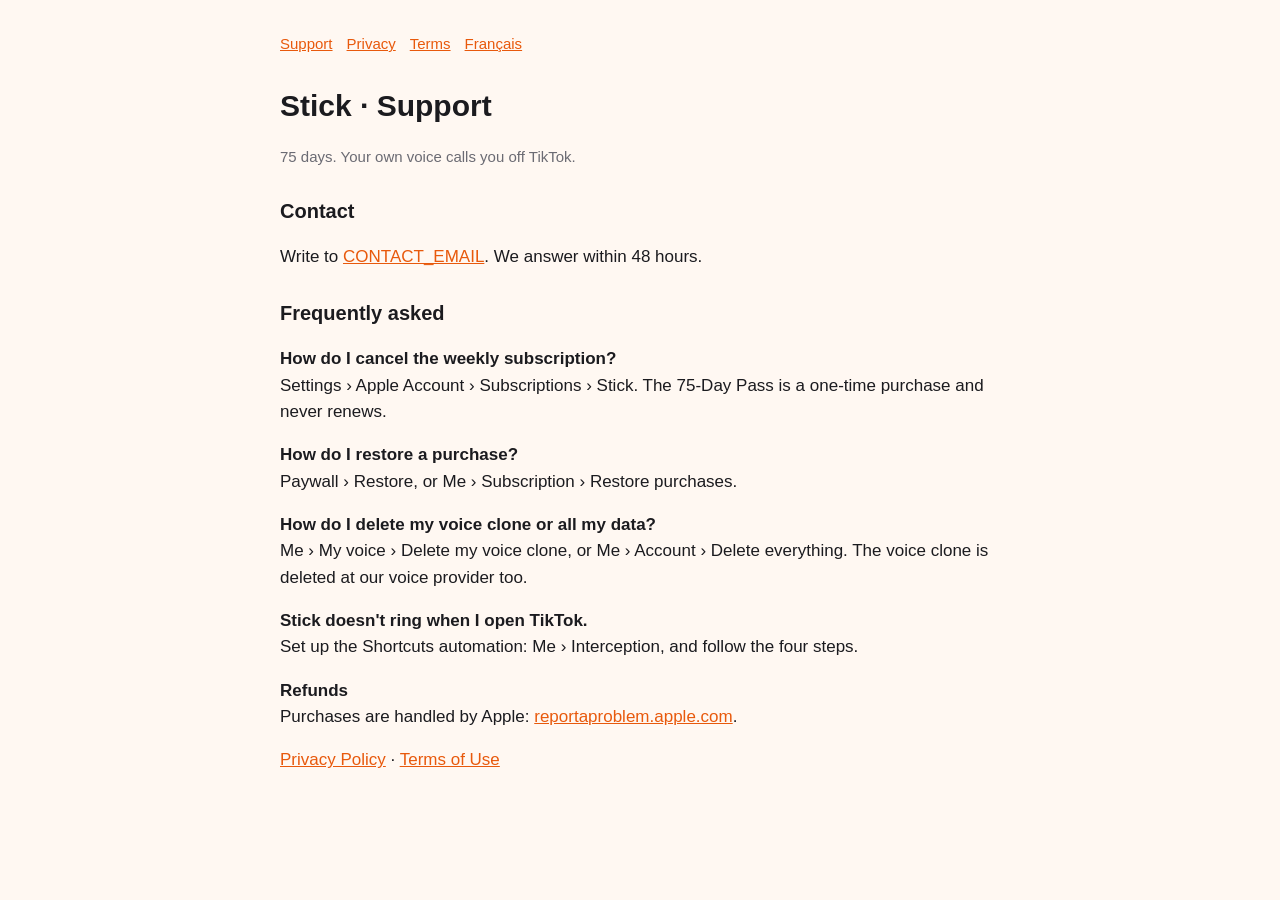
<file: docs/site/index.html>
<!doctype html>
<html lang="en"><head><meta charset="utf-8"><meta name="viewport" content="width=device-width,initial-scale=1">
<title>Stick · Support</title><link rel="stylesheet" href="style.css"></head>
<body><nav><a href="index.html">Support</a><a href="privacy.html">Privacy</a><a href="terms.html">Terms</a><a href="fr.html">Français</a></nav>
<h1>Stick · Support</h1>
<p class="muted">75 days. Your own voice calls you off TikTok.</p>
<h2>Contact</h2>
<p>Write to <a href="mailto:CONTACT_EMAIL">CONTACT_EMAIL</a>. We answer within 48 hours.</p>
<h2>Frequently asked</h2>
<p><strong>How do I cancel the weekly subscription?</strong><br>Settings › Apple Account › Subscriptions › Stick. The 75-Day Pass is a one-time purchase and never renews.</p>
<p><strong>How do I restore a purchase?</strong><br>Paywall › Restore, or Me › Subscription › Restore purchases.</p>
<p><strong>How do I delete my voice clone or all my data?</strong><br>Me › My voice › Delete my voice clone, or Me › Account › Delete everything. The voice clone is deleted at our voice provider too.</p>
<p><strong>Stick doesn't ring when I open TikTok.</strong><br>Set up the Shortcuts automation: Me › Interception, and follow the four steps.</p>
<p><strong>Refunds</strong><br>Purchases are handled by Apple: <a href="https://reportaproblem.apple.com">reportaproblem.apple.com</a>.</p>
<p><a href="privacy.html">Privacy Policy</a> · <a href="terms.html">Terms of Use</a></p>
</body></html>
</file>
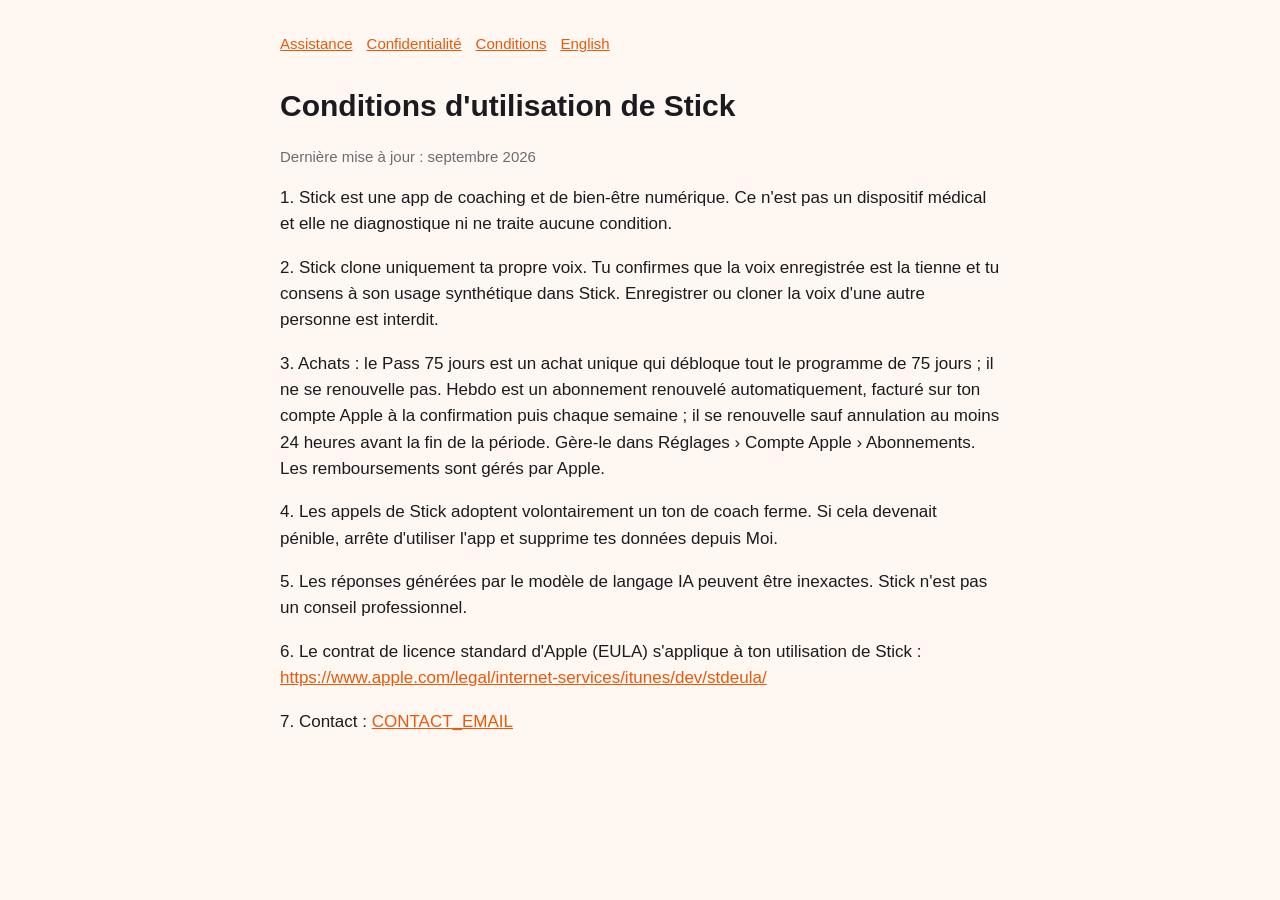
<file: docs/site/conditions.html>
<!doctype html>
<html lang="fr"><head><meta charset="utf-8"><meta name="viewport" content="width=device-width,initial-scale=1">
<title>Stick · Conditions d&#x27;utilisation</title><link rel="stylesheet" href="style.css"></head>
<body><nav><a href="fr.html">Assistance</a><a href="confidentialite.html">Confidentialité</a><a href="conditions.html">Conditions</a><a href="index.html">English</a></nav>
<h1>Conditions d&#x27;utilisation de Stick</h1>
<p class="muted">Dernière mise à jour : septembre 2026</p>
<p>1. Stick est une app de coaching et de bien-être numérique. Ce n&#x27;est pas un dispositif médical et elle ne diagnostique ni ne traite aucune condition.</p>
<p>2. Stick clone uniquement ta propre voix. Tu confirmes que la voix enregistrée est la tienne et tu consens à son usage synthétique dans Stick. Enregistrer ou cloner la voix d&#x27;une autre personne est interdit.</p>
<p>3. Achats : le Pass 75 jours est un achat unique qui débloque tout le programme de 75 jours ; il ne se renouvelle pas. Hebdo est un abonnement renouvelé automatiquement, facturé sur ton compte Apple à la confirmation puis chaque semaine ; il se renouvelle sauf annulation au moins 24 heures avant la fin de la période. Gère-le dans Réglages › Compte Apple › Abonnements. Les remboursements sont gérés par Apple.</p>
<p>4. Les appels de Stick adoptent volontairement un ton de coach ferme. Si cela devenait pénible, arrête d&#x27;utiliser l&#x27;app et supprime tes données depuis Moi.</p>
<p>5. Les réponses générées par le modèle de langage IA peuvent être inexactes. Stick n&#x27;est pas un conseil professionnel.</p>
<p>6. Le contrat de licence standard d&#x27;Apple (EULA) s&#x27;applique à ton utilisation de Stick : <a href="https://www.apple.com/legal/internet-services/itunes/dev/stdeula/">https://www.apple.com/legal/internet-services/itunes/dev/stdeula/</a></p>
<p>7. Contact : <a href="mailto:CONTACT_EMAIL">CONTACT_EMAIL</a></p>
</body></html>
</file>
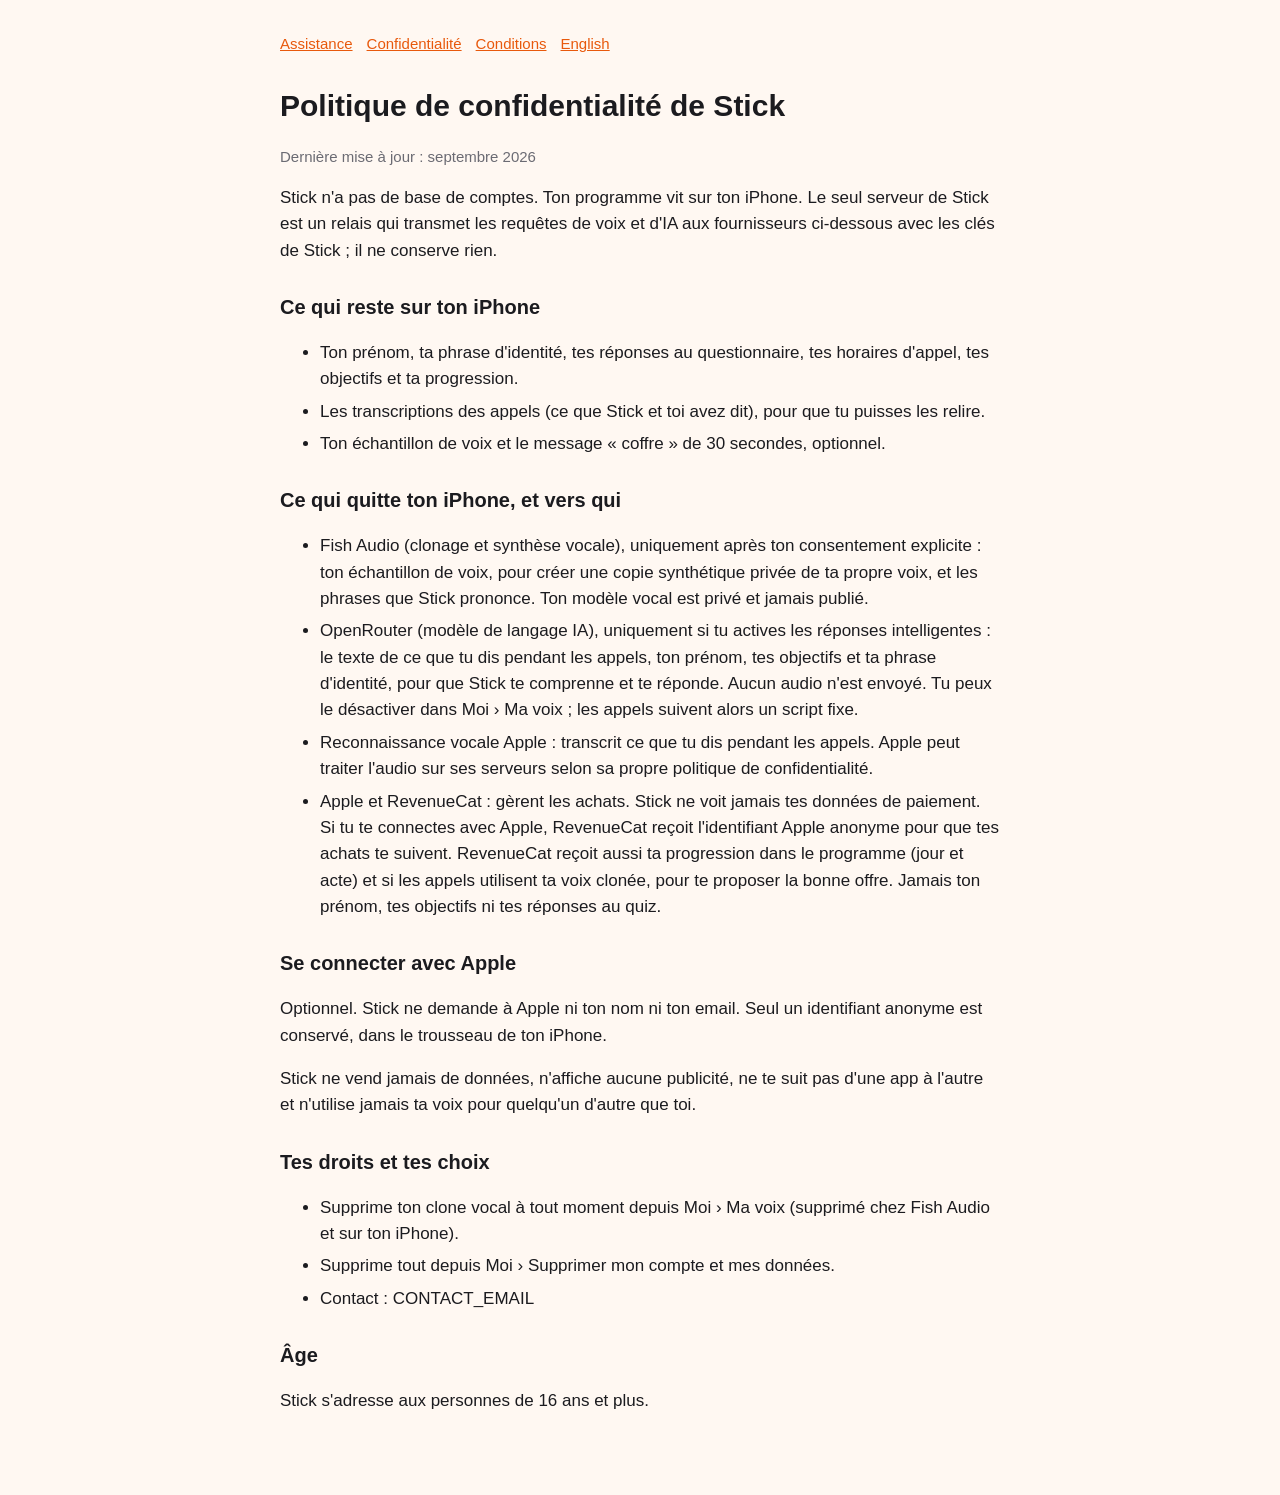
<file: docs/site/confidentialite.html>
<!doctype html>
<html lang="fr"><head><meta charset="utf-8"><meta name="viewport" content="width=device-width,initial-scale=1">
<title>Stick · Politique de confidentialité</title><link rel="stylesheet" href="style.css"></head>
<body><nav><a href="fr.html">Assistance</a><a href="confidentialite.html">Confidentialité</a><a href="conditions.html">Conditions</a><a href="index.html">English</a></nav>
<h1>Politique de confidentialité de Stick</h1>
<p class="muted">Dernière mise à jour : septembre 2026</p>
<p>Stick n&#x27;a pas de base de comptes. Ton programme vit sur ton iPhone. Le seul serveur de Stick est un relais qui transmet les requêtes de voix et d&#x27;IA aux fournisseurs ci-dessous avec les clés de Stick ; il ne conserve rien.</p>
<h2>Ce qui reste sur ton iPhone</h2>
<ul>
<li>Ton prénom, ta phrase d&#x27;identité, tes réponses au questionnaire, tes horaires d&#x27;appel, tes objectifs et ta progression.</li>
<li>Les transcriptions des appels (ce que Stick et toi avez dit), pour que tu puisses les relire.</li>
<li>Ton échantillon de voix et le message « coffre » de 30 secondes, optionnel.</li>
</ul>
<h2>Ce qui quitte ton iPhone, et vers qui</h2>
<ul>
<li>Fish Audio (clonage et synthèse vocale), uniquement après ton consentement explicite : ton échantillon de voix, pour créer une copie synthétique privée de ta propre voix, et les phrases que Stick prononce. Ton modèle vocal est privé et jamais publié.</li>
<li>OpenRouter (modèle de langage IA), uniquement si tu actives les réponses intelligentes : le texte de ce que tu dis pendant les appels, ton prénom, tes objectifs et ta phrase d&#x27;identité, pour que Stick te comprenne et te réponde. Aucun audio n&#x27;est envoyé. Tu peux le désactiver dans Moi › Ma voix ; les appels suivent alors un script fixe.</li>
<li>Reconnaissance vocale Apple : transcrit ce que tu dis pendant les appels. Apple peut traiter l&#x27;audio sur ses serveurs selon sa propre politique de confidentialité.</li>
<li>Apple et RevenueCat : gèrent les achats. Stick ne voit jamais tes données de paiement. Si tu te connectes avec Apple, RevenueCat reçoit l&#x27;identifiant Apple anonyme pour que tes achats te suivent. RevenueCat reçoit aussi ta progression dans le programme (jour et acte) et si les appels utilisent ta voix clonée, pour te proposer la bonne offre. Jamais ton prénom, tes objectifs ni tes réponses au quiz.</li>
</ul>
<h2>Se connecter avec Apple</h2>
<p>Optionnel. Stick ne demande à Apple ni ton nom ni ton email. Seul un identifiant anonyme est conservé, dans le trousseau de ton iPhone.</p>
<p>Stick ne vend jamais de données, n&#x27;affiche aucune publicité, ne te suit pas d&#x27;une app à l&#x27;autre et n&#x27;utilise jamais ta voix pour quelqu&#x27;un d&#x27;autre que toi.</p>
<h2>Tes droits et tes choix</h2>
<ul>
<li>Supprime ton clone vocal à tout moment depuis Moi › Ma voix (supprimé chez Fish Audio et sur ton iPhone).</li>
<li>Supprime tout depuis Moi › Supprimer mon compte et mes données.</li>
<li>Contact : CONTACT_EMAIL</li>
</ul>
<h2>Âge</h2>
<p>Stick s&#x27;adresse aux personnes de 16 ans et plus.</p>
</body></html>
</file>
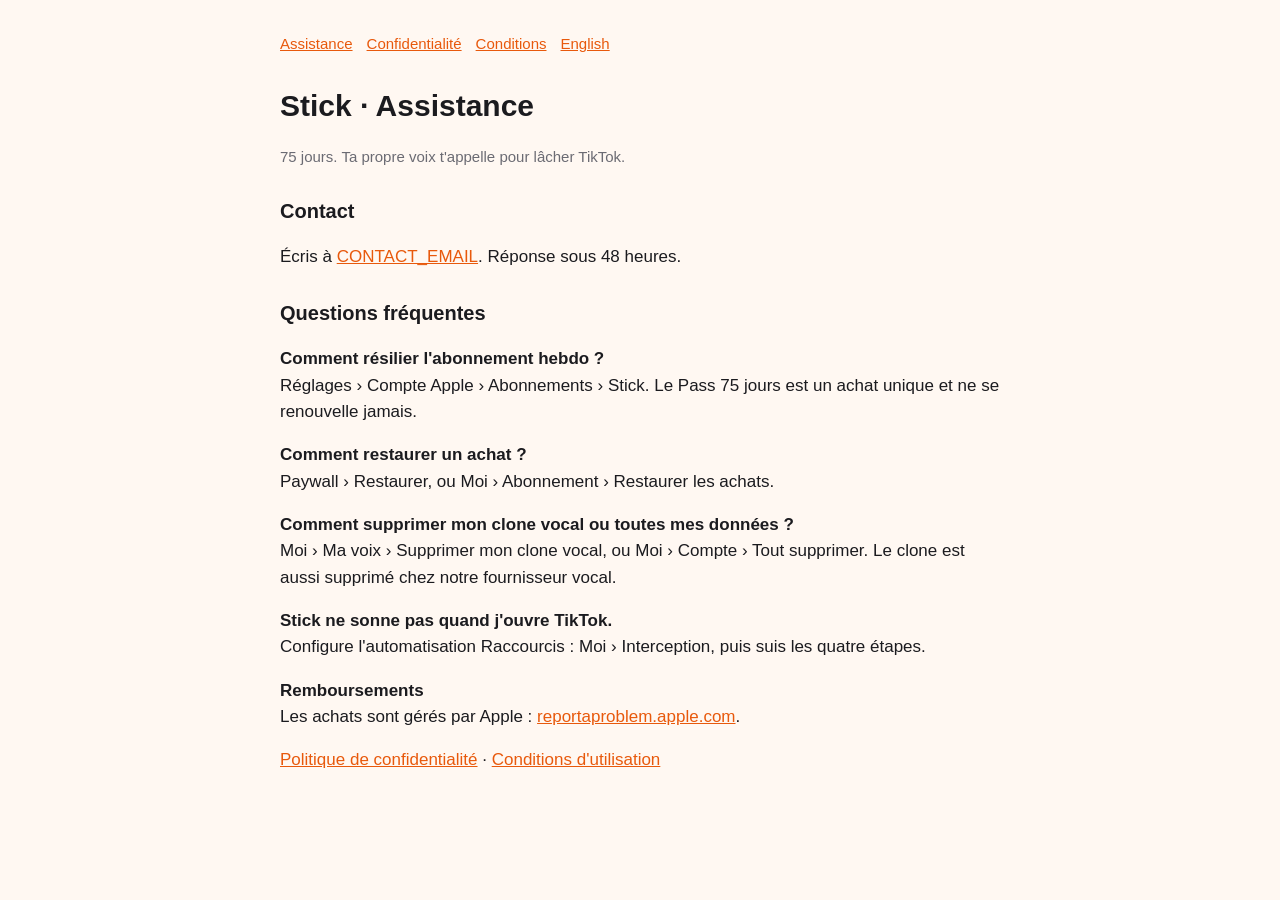
<file: docs/site/fr.html>
<!doctype html>
<html lang="fr"><head><meta charset="utf-8"><meta name="viewport" content="width=device-width,initial-scale=1">
<title>Stick · Assistance</title><link rel="stylesheet" href="style.css"></head>
<body><nav><a href="fr.html">Assistance</a><a href="confidentialite.html">Confidentialité</a><a href="conditions.html">Conditions</a><a href="index.html">English</a></nav>
<h1>Stick · Assistance</h1>
<p class="muted">75 jours. Ta propre voix t'appelle pour lâcher TikTok.</p>
<h2>Contact</h2>
<p>Écris à <a href="mailto:CONTACT_EMAIL">CONTACT_EMAIL</a>. Réponse sous 48 heures.</p>
<h2>Questions fréquentes</h2>
<p><strong>Comment résilier l'abonnement hebdo ?</strong><br>Réglages › Compte Apple › Abonnements › Stick. Le Pass 75 jours est un achat unique et ne se renouvelle jamais.</p>
<p><strong>Comment restaurer un achat ?</strong><br>Paywall › Restaurer, ou Moi › Abonnement › Restaurer les achats.</p>
<p><strong>Comment supprimer mon clone vocal ou toutes mes données ?</strong><br>Moi › Ma voix › Supprimer mon clone vocal, ou Moi › Compte › Tout supprimer. Le clone est aussi supprimé chez notre fournisseur vocal.</p>
<p><strong>Stick ne sonne pas quand j'ouvre TikTok.</strong><br>Configure l'automatisation Raccourcis : Moi › Interception, puis suis les quatre étapes.</p>
<p><strong>Remboursements</strong><br>Les achats sont gérés par Apple : <a href="https://reportaproblem.apple.com">reportaproblem.apple.com</a>.</p>
<p><a href="confidentialite.html">Politique de confidentialité</a> · <a href="conditions.html">Conditions d'utilisation</a></p>
</body></html>
</file>
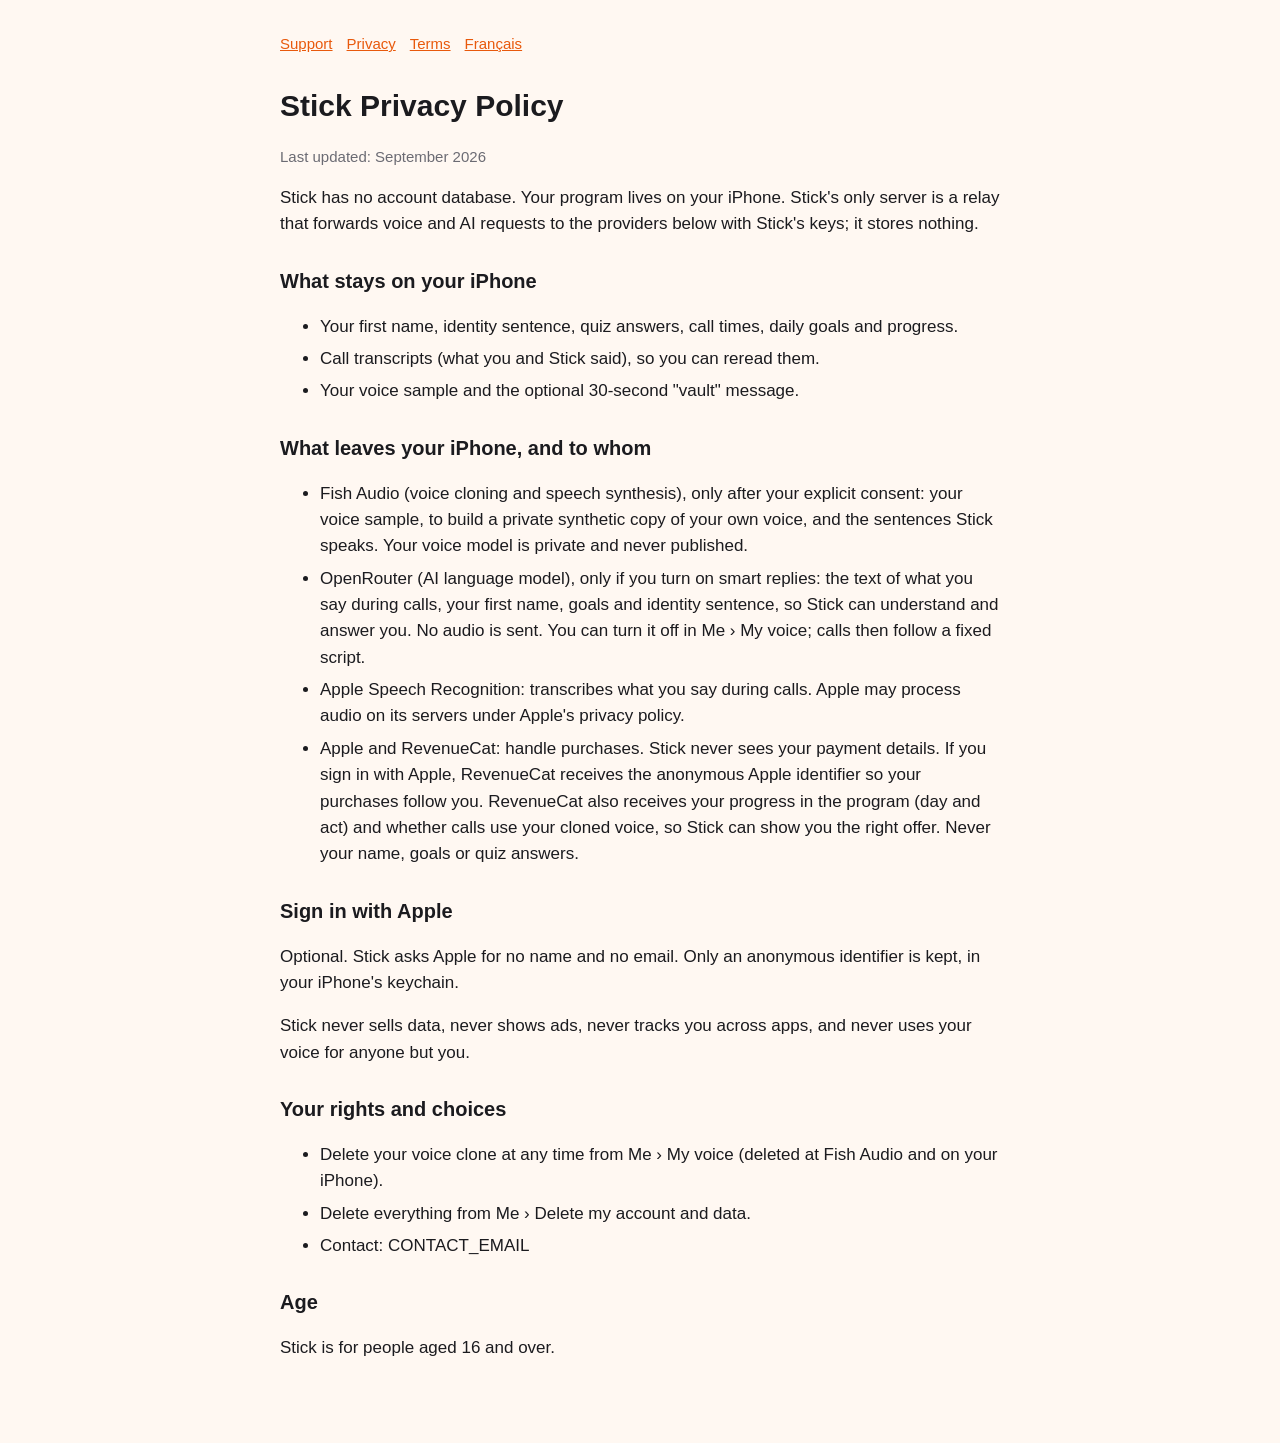
<file: docs/site/privacy.html>
<!doctype html>
<html lang="en"><head><meta charset="utf-8"><meta name="viewport" content="width=device-width,initial-scale=1">
<title>Stick · Privacy Policy</title><link rel="stylesheet" href="style.css"></head>
<body><nav><a href="index.html">Support</a><a href="privacy.html">Privacy</a><a href="terms.html">Terms</a><a href="fr.html">Français</a></nav>
<h1>Stick Privacy Policy</h1>
<p class="muted">Last updated: September 2026</p>
<p>Stick has no account database. Your program lives on your iPhone. Stick's only server is a relay that forwards voice and AI requests to the providers below with Stick's keys; it stores nothing.</p>
<h2>What stays on your iPhone</h2>
<ul>
<li>Your first name, identity sentence, quiz answers, call times, daily goals and progress.</li>
<li>Call transcripts (what you and Stick said), so you can reread them.</li>
<li>Your voice sample and the optional 30-second &quot;vault&quot; message.</li>
</ul>
<h2>What leaves your iPhone, and to whom</h2>
<ul>
<li>Fish Audio (voice cloning and speech synthesis), only after your explicit consent: your voice sample, to build a private synthetic copy of your own voice, and the sentences Stick speaks. Your voice model is private and never published.</li>
<li>OpenRouter (AI language model), only if you turn on smart replies: the text of what you say during calls, your first name, goals and identity sentence, so Stick can understand and answer you. No audio is sent. You can turn it off in Me › My voice; calls then follow a fixed script.</li>
<li>Apple Speech Recognition: transcribes what you say during calls. Apple may process audio on its servers under Apple&#x27;s privacy policy.</li>
<li>Apple and RevenueCat: handle purchases. Stick never sees your payment details. If you sign in with Apple, RevenueCat receives the anonymous Apple identifier so your purchases follow you. RevenueCat also receives your progress in the program (day and act) and whether calls use your cloned voice, so Stick can show you the right offer. Never your name, goals or quiz answers.</li>
</ul>
<h2>Sign in with Apple</h2>
<p>Optional. Stick asks Apple for no name and no email. Only an anonymous identifier is kept, in your iPhone&#x27;s keychain.</p>
<p>Stick never sells data, never shows ads, never tracks you across apps, and never uses your voice for anyone but you.</p>
<h2>Your rights and choices</h2>
<ul>
<li>Delete your voice clone at any time from Me › My voice (deleted at Fish Audio and on your iPhone).</li>
<li>Delete everything from Me › Delete my account and data.</li>
<li>Contact: CONTACT_EMAIL</li>
</ul>
<h2>Age</h2>
<p>Stick is for people aged 16 and over.</p>
</body></html>
</file>
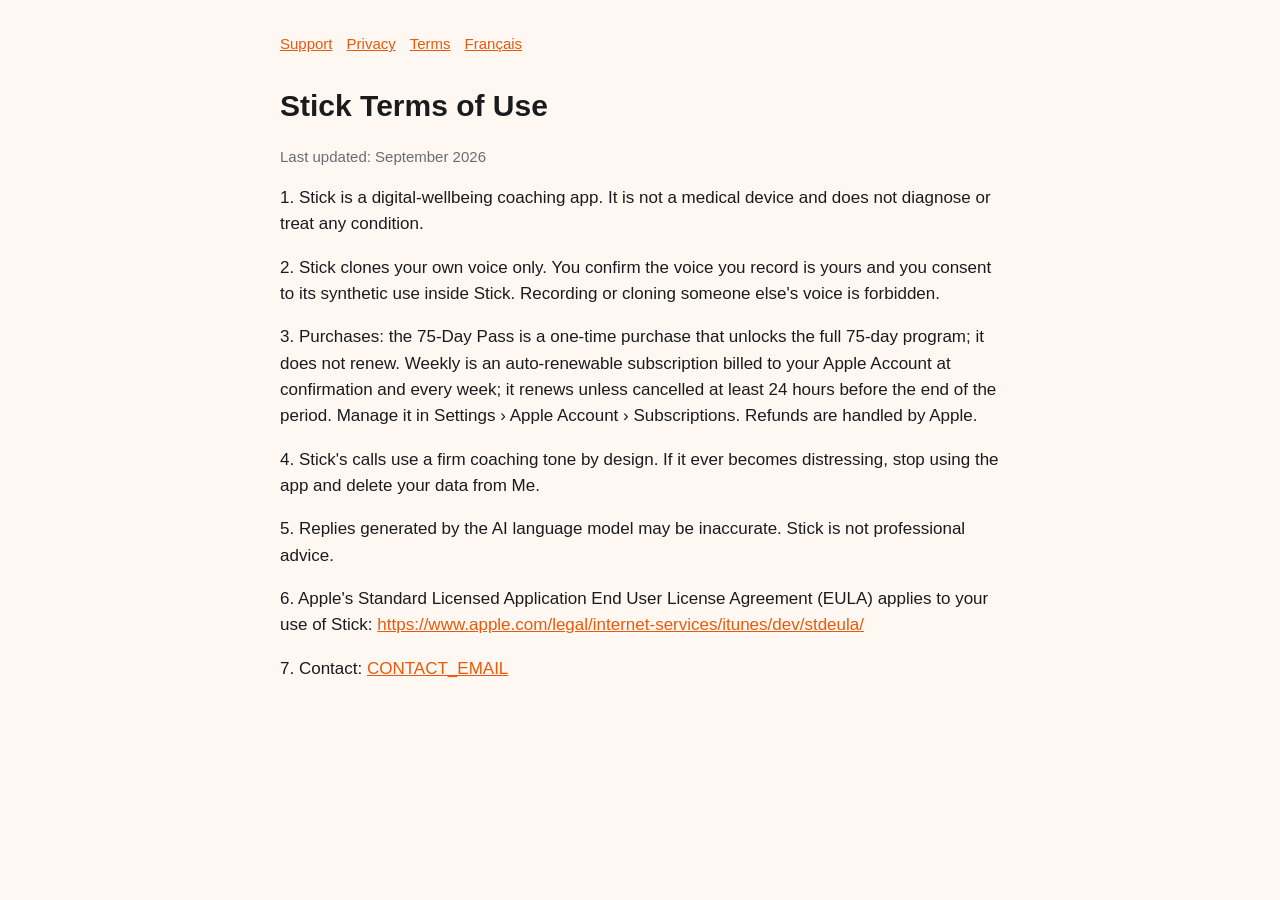
<file: docs/site/terms.html>
<!doctype html>
<html lang="en"><head><meta charset="utf-8"><meta name="viewport" content="width=device-width,initial-scale=1">
<title>Stick · Terms of Use</title><link rel="stylesheet" href="style.css"></head>
<body><nav><a href="index.html">Support</a><a href="privacy.html">Privacy</a><a href="terms.html">Terms</a><a href="fr.html">Français</a></nav>
<h1>Stick Terms of Use</h1>
<p class="muted">Last updated: September 2026</p>
<p>1. Stick is a digital-wellbeing coaching app. It is not a medical device and does not diagnose or treat any condition.</p>
<p>2. Stick clones your own voice only. You confirm the voice you record is yours and you consent to its synthetic use inside Stick. Recording or cloning someone else&#x27;s voice is forbidden.</p>
<p>3. Purchases: the 75-Day Pass is a one-time purchase that unlocks the full 75-day program; it does not renew. Weekly is an auto-renewable subscription billed to your Apple Account at confirmation and every week; it renews unless cancelled at least 24 hours before the end of the period. Manage it in Settings › Apple Account › Subscriptions. Refunds are handled by Apple.</p>
<p>4. Stick&#x27;s calls use a firm coaching tone by design. If it ever becomes distressing, stop using the app and delete your data from Me.</p>
<p>5. Replies generated by the AI language model may be inaccurate. Stick is not professional advice.</p>
<p>6. Apple&#x27;s Standard Licensed Application End User License Agreement (EULA) applies to your use of Stick: <a href="https://www.apple.com/legal/internet-services/itunes/dev/stdeula/">https://www.apple.com/legal/internet-services/itunes/dev/stdeula/</a></p>
<p>7. Contact: <a href="mailto:CONTACT_EMAIL">CONTACT_EMAIL</a></p>
</body></html>
</file>
<file: docs/site/style.css>
body{font:17px/1.55 -apple-system,BlinkMacSystemFont,"Inter",sans-serif;max-width:720px;margin:0 auto;padding:32px 20px 64px;color:#1b1b1f;background:#fff8f2}
h1{font-size:30px;margin:0 0 4px}h2{font-size:20px;margin-top:28px}a{color:#e8590c}nav{margin-bottom:28px;font-size:15px}nav a{margin-right:14px}
.muted{color:#6b6b73;font-size:15px}li{margin:6px 0}
@media (prefers-color-scheme:dark){body{background:#17161a;color:#f1f0f3}.muted{color:#a3a2aa}}
</file>
